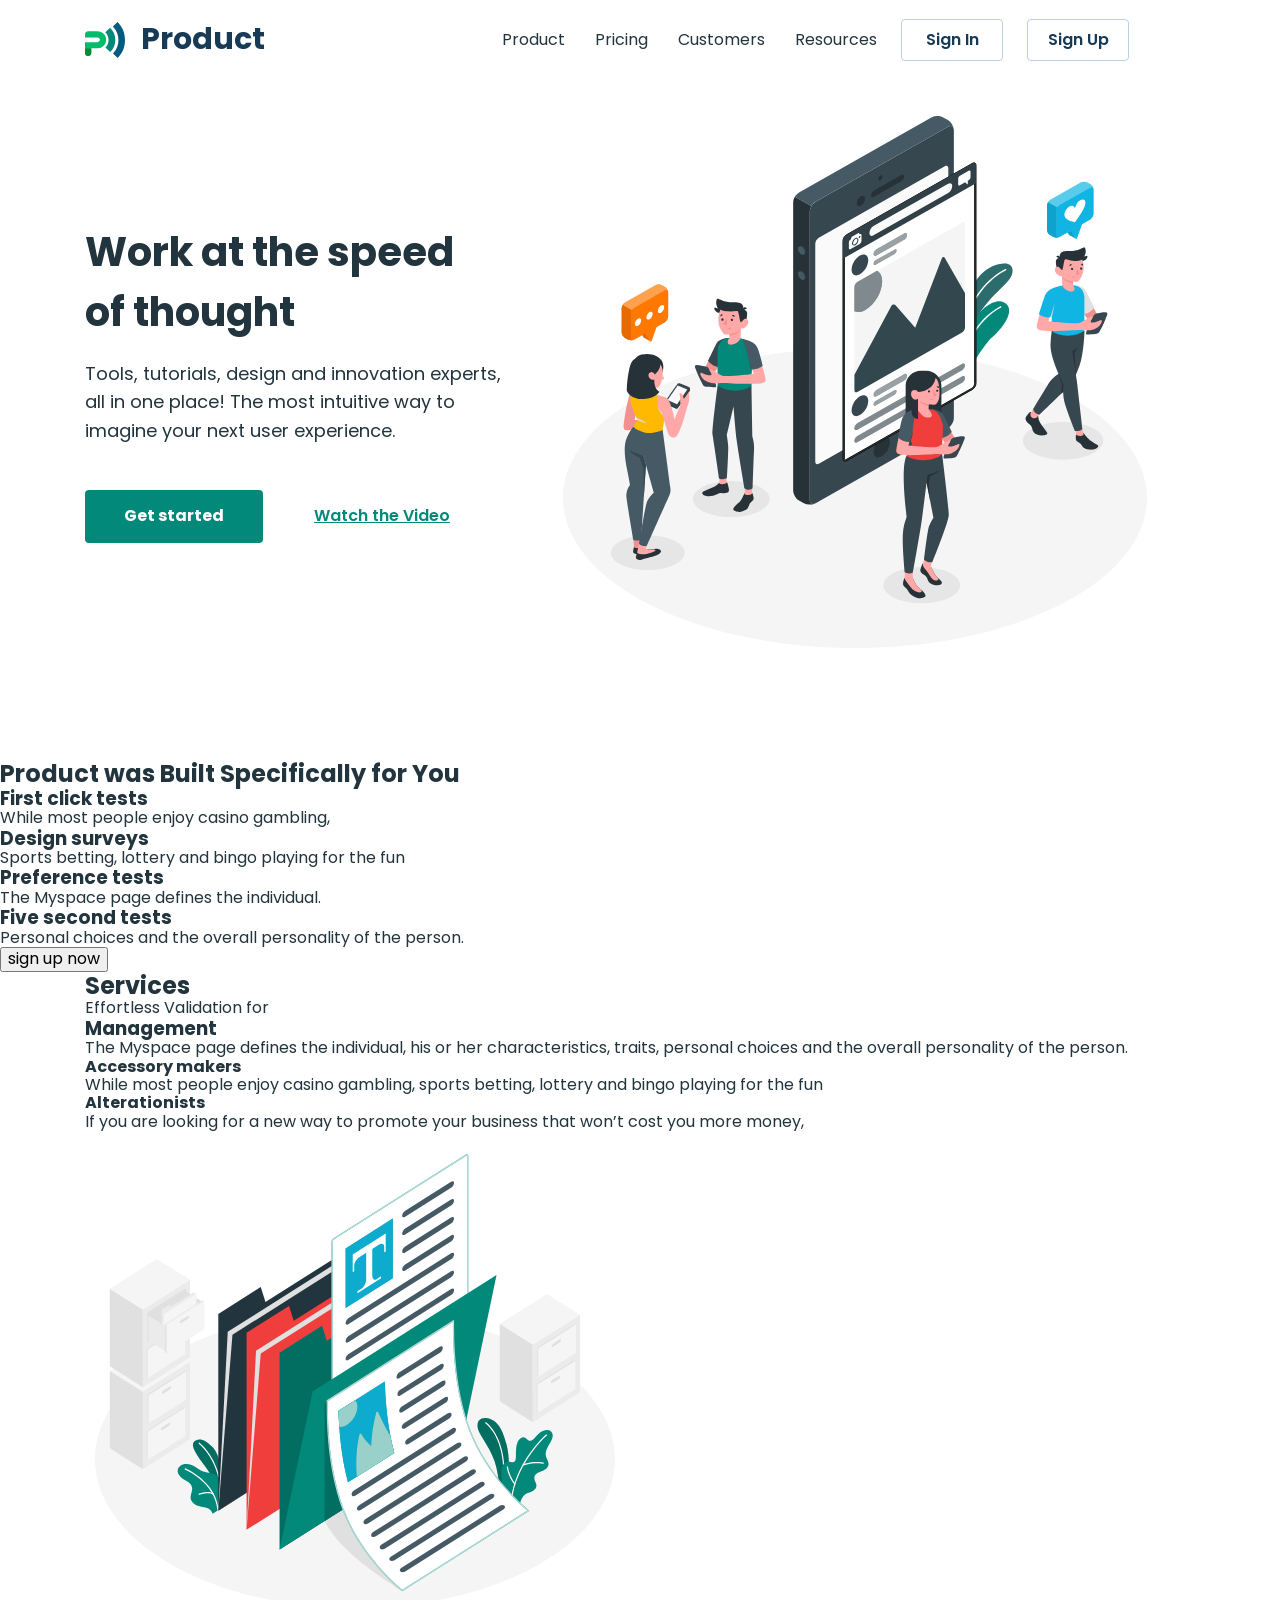
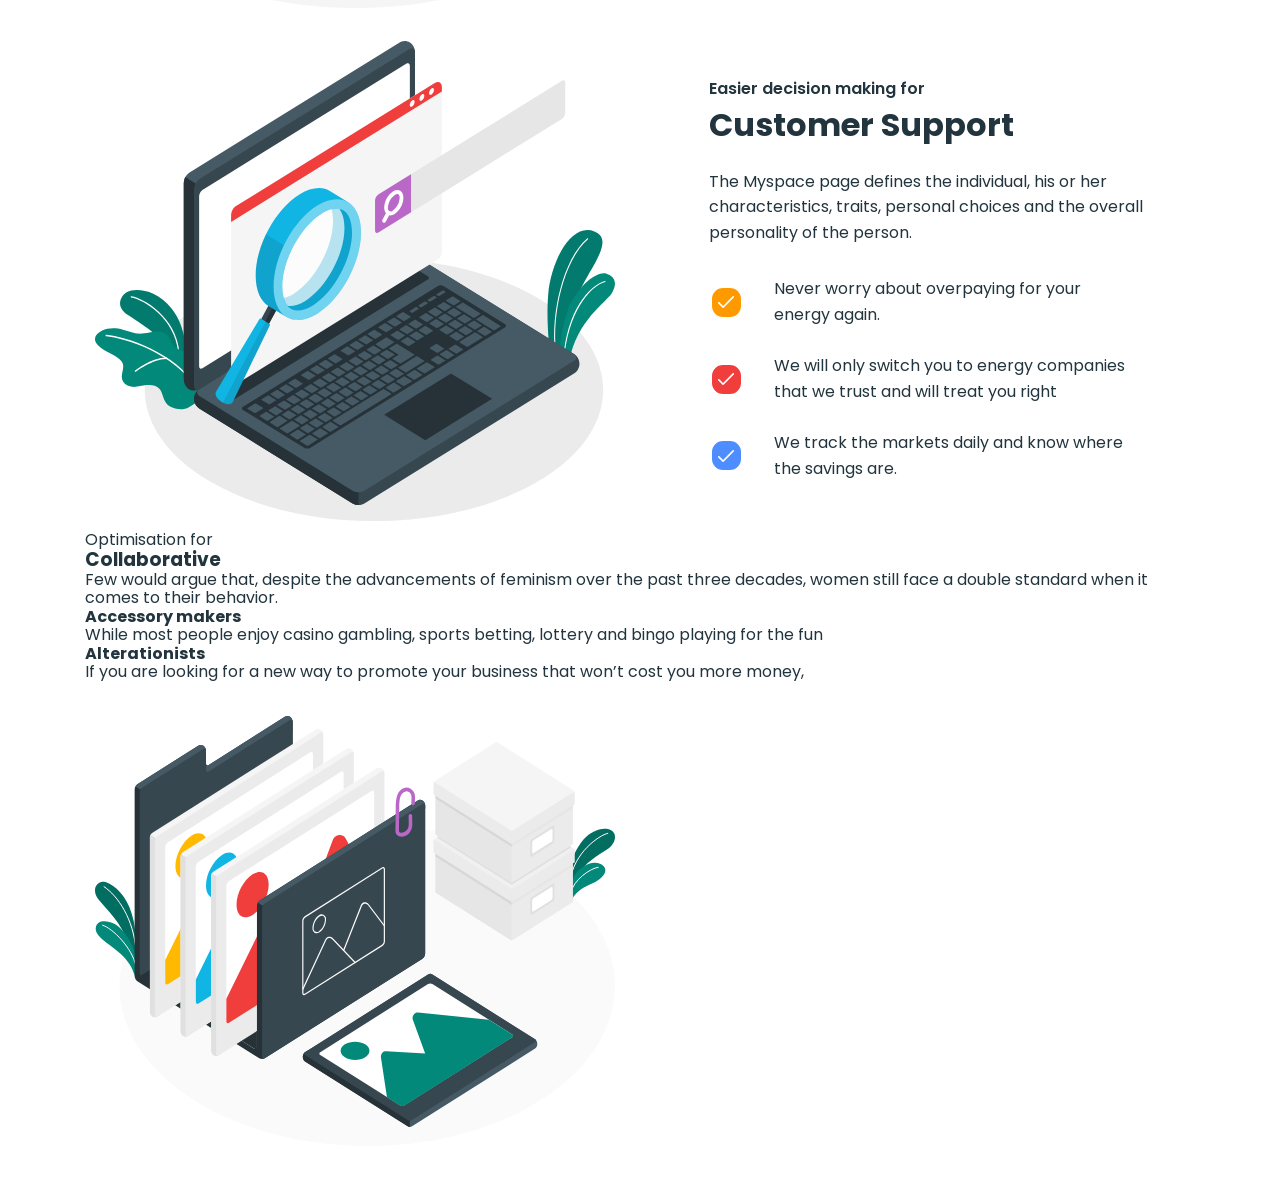
<file: index.html>
<!DOCTYPE html>
<html lang="en">
  <head>
    <meta charset="UTF-8" />
    <meta name="viewport" content="width=device-width, initial-scale=1.0" />
    <link
      rel="stylesheet"
      href="https://cdnjs.cloudflare.com/ajax/libs/modern-normalize/3.0.1/modern-normalize.min.css"
      integrity="sha512-q6WgHqiHlKyOqslT/lgBgodhd03Wp4BEqKeW6nNtlOY4quzyG3VoQKFrieaCeSnuVseNKRGpGeDU3qPmabCANg=="
      crossorigin="anonymous"
      referrerpolicy="no-referrer"
    />
    <link rel="preconnect" href="https://fonts.googleapis.com" />
    <link rel="preconnect" href="https://fonts.gstatic.com" crossorigin />
    <link
      href="https://fonts.googleapis.com/css2?family=Inter:opsz,wght@14..32,500;700&family=Montserrat:wght@400;500;600;700&family=Poppins:wght@400;500;600;700&family=Roboto:wght@100;400;500;700;900&display=swap"
      rel="stylesheet"
    />

    <link rel="stylesheet" href="./css/styles.css" />
    <title>Business-promotion</title>
  </head>
  <body>
    <header class="header">
      <div class="container header-container">
        <a class="header-logo" href="./index.html"
          ><img
            src="./images/logo.svg"
            alt="Logo"
            width="40"
            height="36"
          />Product</a
        >
        <nav class="header-nav">
          <ul class="header-nav-list">
            <li class="header-nav-item">
              <a class="header-nav-link" href="./index.html">Product</a>
            </li>
            <li class="header-nav-item">
              <a class="header-nav-link" href="./pricing.html">Pricing</a>
            </li>
            <li class="header-nav-item">
              <a class="header-nav-link" href="./customer.html">Customers</a>
            </li>
            <li class="header-nav-item">
              <a class="header-nav-link" href="">Resources</a>
            </li>
          </ul>
        </nav>
        <ul class="header-btn-list">
          <li class="header-btn-item">
            <button class="header-btn" type="button">Sign In</button>
          </li>
          <li class="header-btn-item">
            <button class="header-btn" type="button">Sign Up</button>
          </li>
        </ul>
      </div>
    </header>
    <main>
      <section class="hero">
        <div class="container hero-container">
          <div class="hero-box">
            <h1 class="hero-title">Work at the speed of thought</h1>
            <p class="hero-text">
              Tools, tutorials, design and innovation experts, all in one place!
              The most intuitive way to imagine your next user experience.
            </p>
            <ul class="hero-btn-list">
              <li class="hero-btn-item">
                <button type="button" class="hero-start-btn">
                  Get started
                </button>
              </li>
              <li class="hero-btn-item">
                <button type="button" class="hero-video-btn">
                  Watch the Video
                </button>
              </li>
            </ul>
          </div>
          <img
            src="./images/hero-img.svg"
            alt="hero-img"
            width="610"
            height="555"
          />
        </div>
      </section>
      <section>
        <h2>Product was Built Specifically for You</h2>
        <ul>
          <li>
            <h3>First click tests</h3>
            <p>While most people enjoy casino gambling,</p>
          </li>
          <li>
            <h3>Design surveys</h3>
            <p>Sports betting, lottery and bingo playing for the fun</p>
          </li>
          <li>
            <h3>Preference tests</h3>
            <p>The Myspace page defines the individual.</p>
          </li>
          <li>
            <h3>Five second tests</h3>
            <p>Personal choices and the overall personality of the person.</p>
          </li>
        </ul>
        <button type="button">sign up now</button>
      </section>
      <section>
        <div class="container">
          <h2>Services</h2>
          <ul>
            <li>
              <p>Effortless Validation for</p>
              <h3>Management</h3>
              <p>
                The Myspace page defines the individual, his or her
                characteristics, traits, personal choices and the overall
                personality of the person.
              </p>
              <ul>
                <li>
                  <h4>Accessory makers</h4>
                  <p>
                    While most people enjoy casino gambling, sports betting,
                    lottery and bingo playing for the fun
                  </p>
                </li>
                <li>
                  <h4>Alterationists</h4>
                  <p>
                    If you are looking for a new way to promote your business
                    that won’t cost you more money,
                  </p>
                </li>
              </ul>
              <img
                src="./images/management-img.svg"
                alt="management-img"
                width="540"
                alt="500"
              />
            </li>
            <li class="services-list-item">
              <img
                src="./images/support-img.svg"
                alt="support-img"
                width="540"
                height="500"
                class="services-list-img"
              />
              <div>
                <p class="services-item-subtitle">Easier decision making for</p>
                <h3 class="services-item-title">Customer Support</h3>
                <p class="services-item-descr">
                  The Myspace page defines the individual, his or her
                  characteristics, traits, personal choices and the overall
                  personality of the person.
                </p>
                <ul class="services-customer-list">
                  <li class="services-customer-item">
                    Never worry about overpaying for your energy again.
                  </li>
                  <li class="services-customer-item">
                    We will only switch you to energy companies that we trust and
                    will treat you right
                  </li>
                  <li class="services-customer-item">
                    We track the markets daily and know where the savings are.
                  </li>
                </ul>
              </div>
            </li>
            <li>
              <p>Optimisation for</p>
              <h3>Collaborative</h3>
              <p>
                Few would argue that, despite the advancements of feminism over
                the past three decades, women still face a double standard when
                it comes to their behavior.
              </p>
              <ul>
                <li>
                  <h4>Accessory makers</h4>
                  <p>
                    While most people enjoy casino gambling, sports betting,
                    lottery and bingo playing for the fun
                  </p>
                </li>
                <li>
                  <h4>Alterationists</h4>
                  <p>
                    If you are looking for a new way to promote your business
                    that won’t cost you more money,
                  </p>
                </li>
              </ul>
              <img
                src="./images/collaboration-img.svg"
                alt="collaboration-img"
                width="540"
                height="500"
              />
            </li>
          </ul>
        </div>
      </section>
    </main>
  </body>
</html>
</file>
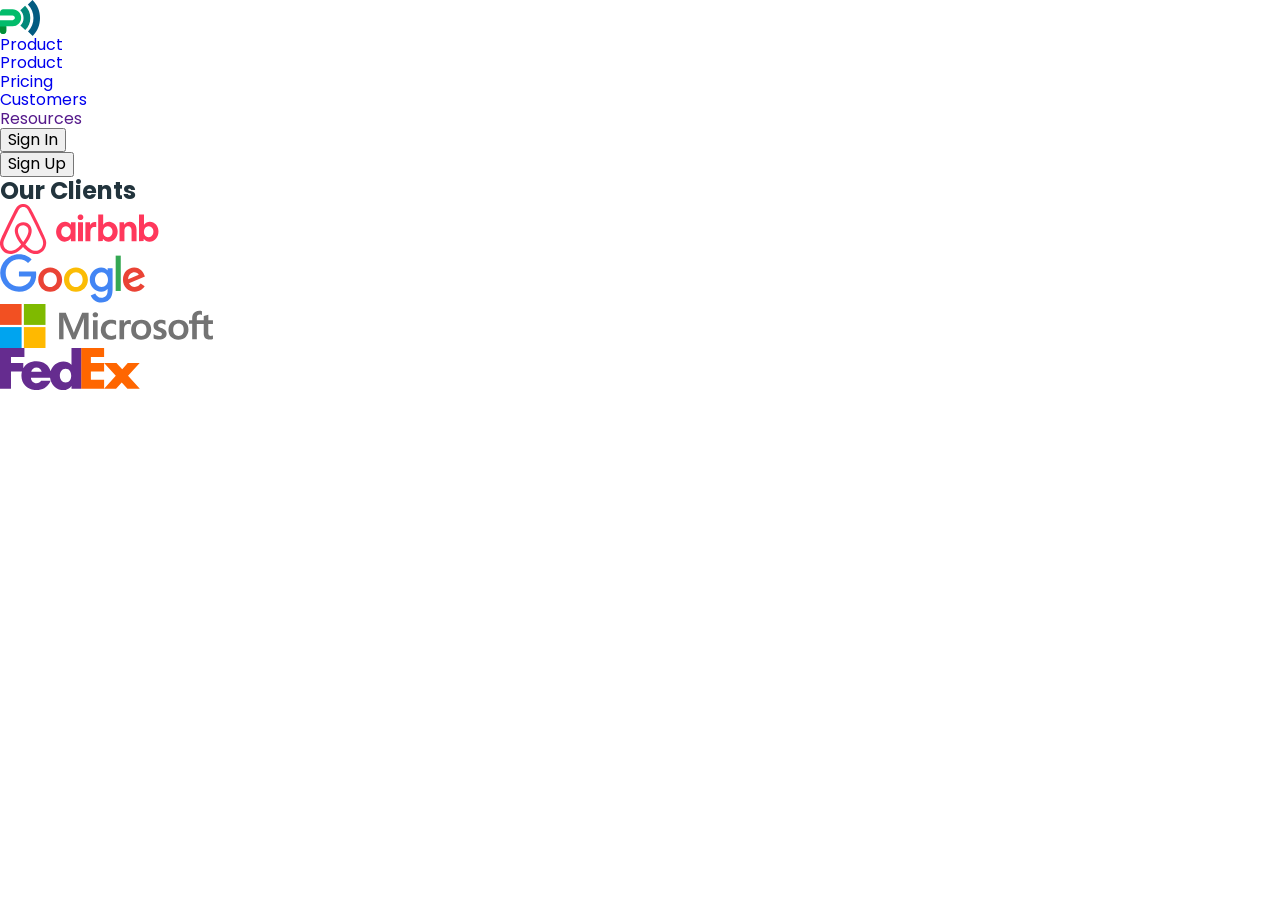
<file: customer.html>
<!DOCTYPE html>
<html lang="en">
  <head>
    <meta charset="UTF-8" />
    <meta name="viewport" content="width=device-width, initial-scale=1.0" />
        <link rel="stylesheet" href="https://cdnjs.cloudflare.com/ajax/libs/modern-normalize/3.0.1/modern-normalize.min.css"
          integrity="sha512-q6WgHqiHlKyOqslT/lgBgodhd03Wp4BEqKeW6nNtlOY4quzyG3VoQKFrieaCeSnuVseNKRGpGeDU3qPmabCANg=="
          crossorigin="anonymous" referrerpolicy="no-referrer" />
        <link rel="preconnect" href="https://fonts.googleapis.com">
        <link rel="preconnect" href="https://fonts.gstatic.com" crossorigin>
        <link
          href="https://fonts.googleapis.com/css2?family=Inter:opsz,wght@14..32,500;700&family=Montserrat:wght@400;500;600;700&family=Poppins:wght@400;500;600;700&family=Roboto:wght@100;400;500;700;900&display=swap"
          rel="stylesheet">
        
        <link rel="stylesheet" href="./css/styles.css">
    <title>Business-promotion - customers</title>
  </head>
  <body>
    <header>
      <a href="./index.html"
        ><img
          src="./images/logo.svg"
          alt="Logo"
          width="40"
          height="36"
        />Product</a
      >
      <nav>
        <ul>
          <li><a href="./index.html">Product</a></li>
          <li><a href="./pricing.html">Pricing</a></li>
          <li><a href="./customer.html">Customers</a></li>
          <li><a href="">Resources</a></li>
        </ul>
      </nav>
      <ul>
        <li><button type="button">Sign In</button></li>
        <li><button type="button">Sign Up</button></li>
      </ul>
    </header>
    <main>
      <section>
        <h1>Our Clients</h1>
        <ul>
          <li>
            <a href="#" target="_blank"
              ><img
                src="./images/airbnb-logo.svg"
                alt="airbnb-logo"
                width="159"
                height="50"
            /></a>
          </li>
          <li>
            <a href="#" target="_blank"
              ><img
                src="./images/google-logo.svg"
                alt="google-logo"
                width="146"
                height="50"
            /></a>
          </li>
          <li>
            <a href="#" target="_blank"
              ><img
                src="./images/microsoft-logo.svg"
                alt="microsoft-logo"
                width="213"
                height="44"
            /></a>
          </li>
          <li>
            <a href="#" target="_blank"
              ><img
                src="./images/fedex-logo.svg"
                alt="fedex-logo"
                width="140"
                height="42"
            /></a>
          </li>
        </ul>
      </section>
    </main>
  </body>
</html>
</file>
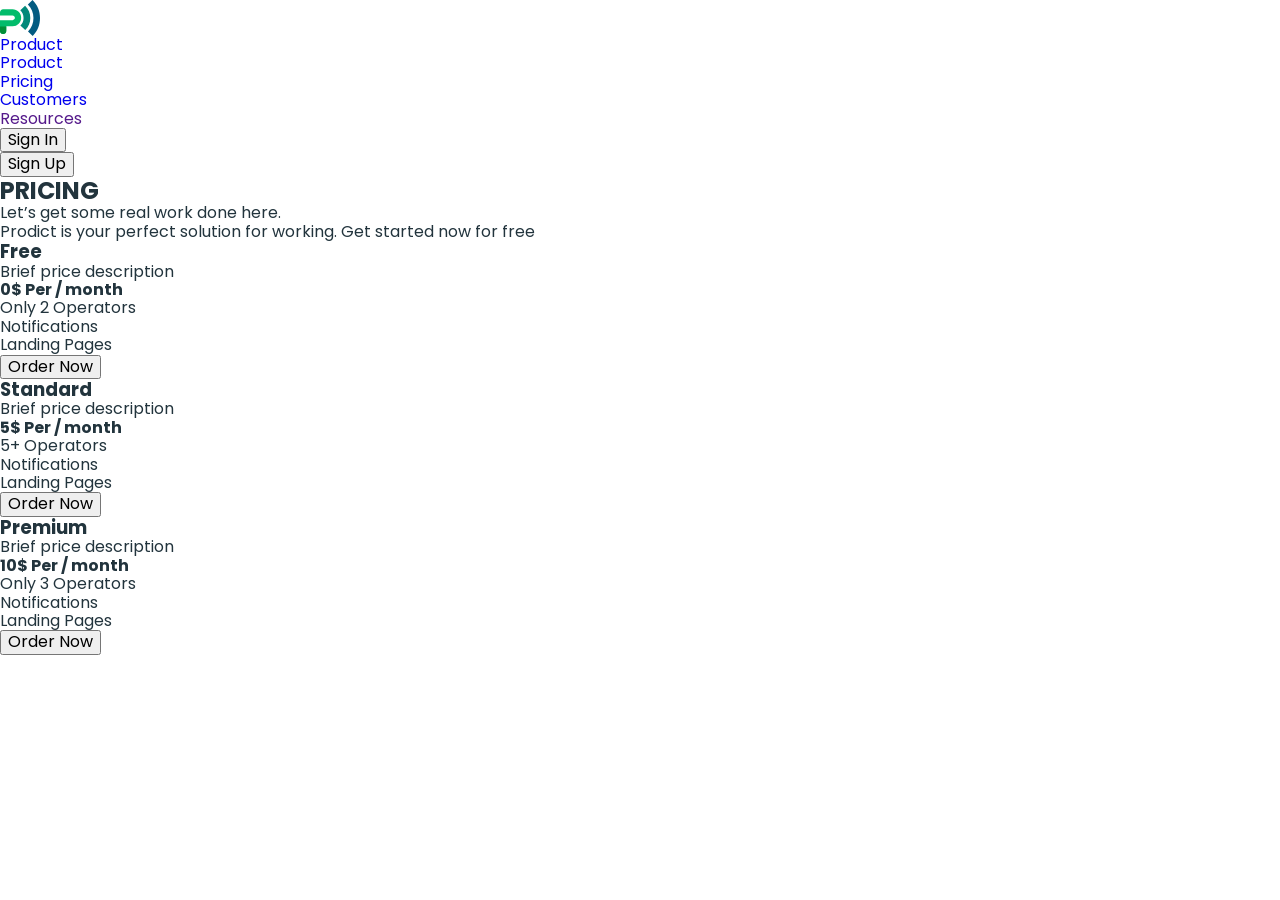
<file: pricing.html>
<!DOCTYPE html>
<html lang="en">
<head>
    <meta charset="UTF-8">
    <meta name="viewport" content="width=device-width, initial-scale=1.0">
        <link rel="stylesheet" href="https://cdnjs.cloudflare.com/ajax/libs/modern-normalize/3.0.1/modern-normalize.min.css"
            integrity="sha512-q6WgHqiHlKyOqslT/lgBgodhd03Wp4BEqKeW6nNtlOY4quzyG3VoQKFrieaCeSnuVseNKRGpGeDU3qPmabCANg=="
            crossorigin="anonymous" referrerpolicy="no-referrer" />
        <link rel="preconnect" href="https://fonts.googleapis.com">
        <link rel="preconnect" href="https://fonts.gstatic.com" crossorigin>
        <link
            href="https://fonts.googleapis.com/css2?family=Inter:opsz,wght@14..32,500;700&family=Montserrat:wght@400;500;600;700&family=Poppins:wght@400;500;600;700&family=Roboto:wght@100;400;500;700;900&display=swap"
            rel="stylesheet">
        
        <link rel="stylesheet" href="./css/styles.css">
    <title>Business-promotion - Pricing
    </title>
</head>
<body>
    <header>
        <a href="./index.html"><img src="./images/logo.svg" alt="Logo" width="40" height="36" />Product</a>
        <nav>
            <ul>
                <li><a href="./index.html">Product</a></li>
                <li><a href="./pricing.html">Pricing</a></li>
                <li><a href="./customer.html">Customers</a></li>
                <li><a href="">Resources</a></li>
            </ul>
        </nav>
        <ul>
            <li><button type="button">Sign In</button></li>
            <li><button type="button">Sign Up</button></li>
        </ul>
    </header>
    <main>
        <section>
        <h1>PRICING</h1>
        <p>Let’s get some real work done here.</p>
        <p>Prodict is your perfect solution for working. Get started now for free</p>
        <ul>
            <li>
                <h3>Free</h3>
                <p>Brief price description</p>
                <h4>0$ Per / month</h4>
                <ul>
                    <li>Only 2 Operators</li>
                    <li>Notifications</li>
                    <li>Landing Pages</li>
                </ul>
                <button type="button">Order Now</button>
            </li>
            <li>
                <h3>Standard</h3>
                <p>Brief price description</p>
                <h4>5$ Per / month</h4>
                <ul>
                    <li>5+ Operators</li>
                    <li>Notifications</li>
                    <li>Landing Pages</li>
                </ul>
                <button type="button">Order Now</button>
            </li>
            <li>
                <h3>Premium</h3>
                <p>Brief price description</p>
                <h4>10$ Per / month</h4>
                <ul>
                    <li>Only 3 Operators</li>
                    <li>Notifications</li>
                    <li>Landing Pages</li>
                </ul>
                <button type="button">Order Now</button>
            </li>
        </ul>
        </section>
        
    </main>
</body>
</html>
</file>
<file: css/styles.css>
p,
h1,
h2,
h3,
h4,
h5,
h6 {
    margin: 0;
}

ul {
    padding-left: 0;
    margin: 0;
    list-style: none;
}

img {
    display: block;
}

a {
    text-decoration: none;
}

button {
    cursor: pointer;
}

address {
    font-style: normal;
}

body {
    font-family: "Poppins", sans-serif;
    color: #22343d;
    background-color: #fff;
}

.container {
    width: 1140px;
    padding: 0 15px;
    margin: 0 auto;
}

.header {}

.header-container {
    display: flex;
    align-items: center;
}

.header-logo {
    font-weight: 700;
    font-size: 30px;
    line-height: 0.93;
    color: #173a56;
    display: flex;
    gap: 16px;
    align-items: center;
    margin-right: 237px;
}

.header-nav {
    margin-right: 24px;
}

.header-nav-list {
    display: flex;
    gap: 30px;
}

/* .header-nav-item:not(:last-child) {
    margin-right: 30px;
} */

.header-nav-link {
    font-size: 16px;
    line-height: 1.75;
    color: #22343d;
    display: block;
    padding: 26px 0;
}

.header-btn-list {
    display: flex;
    gap: 24px;
}

.header-btn-item {}

.header-btn {
    font-weight: 600;
    font-size: 16px;
    text-align: center;
    color: #173a56;
    background-color: transparent;
    min-width: 102px;
    height: 42px;
    border-radius: 4px;
    border: 1px solid #bcd0e5;
}

.header-btn:hover,
.header-btn:focus {
    color: #fff;
    background-color: #02897a;
    border: none;
}

/* ----------HERO SECTION------------ */
.hero {
    padding-top: 25px;
    padding-bottom: 100px;
}

.hero-title {
    font-size: 40px;
    line-height: 1.5;
    color: #22343d;
    width: 390px;
    margin-bottom: 18px;
}

.hero-text {
    font-size: 18px;
    line-height: 1.56;
    color: #22343d;
    margin-bottom: 45px;
    max-width: 430px;
}

.hero-btn-list {
    display: flex;
    gap: 30px;
}

.hero-btn-item {}

.hero-start-btn {
    font-weight: 700;
    font-size: 16px;
    color: #fff;
    background-color: #02897a;
    min-width: 178px;
    height: 53px;
    border-radius: 4px;
    border: none;
}

.hero-video-btn {
    font-weight: 600;
    font-size: 16px;
    text-decoration: underline;
    text-decoration-skip-ink: none;
    color: #02897a;
    background-color: transparent;
    border: none;
    min-width: 178px;
    height: 53px;
}

.hero-container {
    display: flex;
    gap: 35px;
    align-items: center;
}

.services-list-img {
    margin-right: 84px;
}

.services-list-item {
    display: flex;
    align-items: center;
}

.services-item-subtitle {
    font-weight: 600;
    color: #22343d;
    margin-bottom: 8px;
}

.services-item-title {
    font-size: 32px;
    color: #22343d;
    margin-bottom: 25px;
}

.services-item-descr {
    line-height: 162%;
    color: #22343d;
    margin-bottom: 30px;
    max-width: 437px;
}

.services-customer-list {}

.services-customer-item {
    font-weight: 400;
    font-size: 16px;
    line-height: 162%;
    color: #22343d;
    display: flex;
    gap: 30px;
    align-items: center;
    max-width: 430px;
}

.services-customer-item:not(:last-child){
    margin-bottom: 25px;
}

.services-customer-item::before {
    content: "";
    width: 35px;
    height: 35px;
    border: 3px solid #fff;
    border-radius: 14px;
    display: block;
    background-image: url(../images/tick.svg);
    background-repeat: no-repeat;
    background-position: center;
    flex-shrink: 0;
}

.services-customer-item:nth-child(1)::before {
    background-color: #FF9900;
}

.services-customer-item:nth-child(2)::before {
    background-color: #F03E3D;
}

.services-customer-item:nth-child(3)::before {
    background-color: #4D8DFF;
}
</file>
